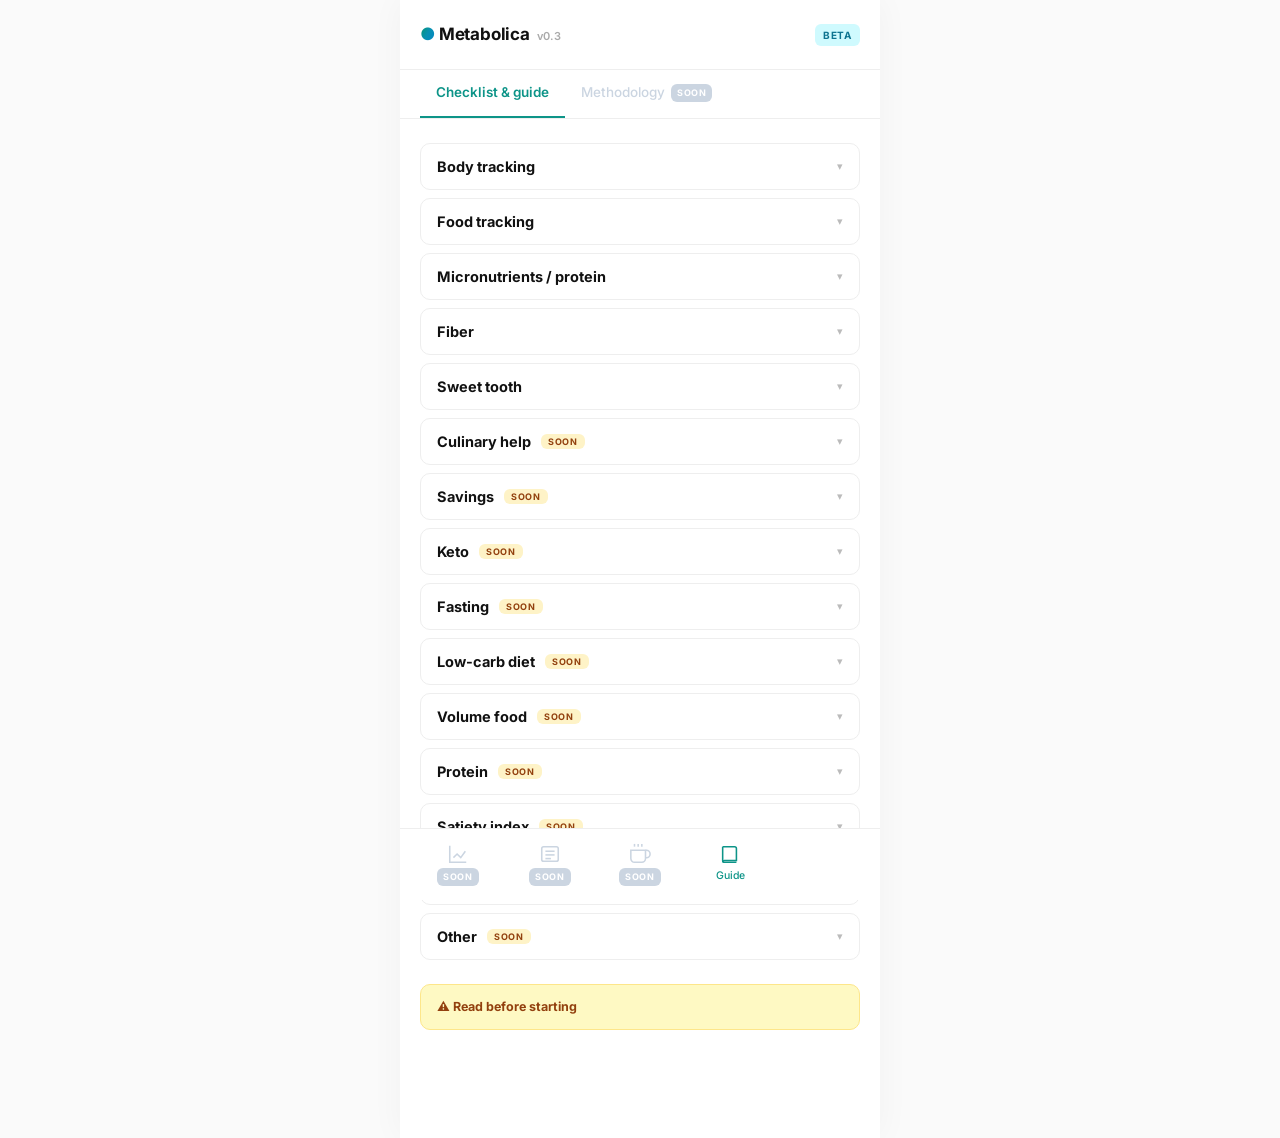
<file: guide.html>
﻿<!DOCTYPE html>
<html lang="en">
<head>
<meta charset="UTF-8">
<meta name="viewport" content="width=device-width, initial-scale=1.0, maximum-scale=1.0">
<title>Metabolica v0.1 — PSMF guide</title>
<meta name="description" content="Protein-sparing modified fast guide and preparation checklist.">
<link href="https://fonts.googleapis.com/css2?family=Inter:wght@400;500;600;700&display=swap" rel="stylesheet">
<style>
  /* ============================================================
     Shared styles — KEEP IN SYNC with index.html if not extracted
     to a shared style.css. Both pages share the same shell so
     they can be merged into one file or kept separate easily.
     ============================================================ */
  * { box-sizing: border-box; margin: 0; padding: 0; }
  html, body {
    background: #fafafa; color: #111;
    font-family: 'Inter', -apple-system, BlinkMacSystemFont, sans-serif;
    font-size: 15px; line-height: 1.6; -webkit-font-smoothing: antialiased;
  }
  body {
    max-width: 480px; margin: 0 auto; min-height: 100vh;
    display: flex; flex-direction: column;
    background: #fff; box-shadow: 0 0 32px rgba(0,0,0,0.04);
    position: relative;
  }
  button, a { font-family: inherit; }
  a { color: inherit; text-decoration: none; }

  /* TOP BAR */
  .topbar {
    display: flex; align-items: center; justify-content: space-between;
    padding: 16px 20px; border-bottom: 1px solid #eee; background: #fff;
    position: sticky; top: 0; z-index: 50;
    min-height: 70px; box-sizing: border-box;
  }
  .brand { font-size: 17px; font-weight: 700; letter-spacing: -0.01em; }
  .brand .version {
    font-size: 11px; font-weight: 600; color: #aaa; letter-spacing: 0; margin-left: 3px;
  }
  .brand .accent {
    background: linear-gradient(120deg, #059669 0%, #0891b2 50%, #0284c7 100%);
    -webkit-background-clip: text; background-clip: text;
    -webkit-text-fill-color: transparent; color: #0891b2;
  }
  .topbar-right { display: flex; align-items: center; gap: 4px; }
  .auth-state {
    font-size: 12px; color: #666; padding: 6px 10px;
    border-radius: 6px; cursor: pointer; transition: background 0.15s;
  }
  .auth-state:hover { background: #f4f4f4; }
  .auth-state.signed-in { color: #0d9488; }

  /* ── TIERS (see index.html for the model) ── */
  .restricted-only { display: none; }
  body.tier-restricted .restricted-only { display: inline-flex; }
  body.tier-restricted .full-only { display: none !important; }
  .beta-btn {
    font-size: 12px; font-weight: 700; letter-spacing: 0.04em;
    color: #0891b2; background: #ecfeff; border: 1px solid #a5f3fc;
    padding: 6px 14px; border-radius: 8px; cursor: pointer;
  }
  .beta-btn:hover { background: #cffafe; }
  .tier-badge {
    font-size: 10px; font-weight: 700; letter-spacing: 0.08em;
    padding: 3px 8px; border-radius: 6px; text-transform: uppercase;
  }
  .tier-badge-alpha { background: #fef3c7; color: #b45309; }
  .tier-badge-beta { background: #cffafe; color: #0e7490; }
  .tier-exit {
    font-size: 12px; font-weight: 600; color: #64748b;
    background: #f1f5f9; border: 1px solid #e2e8f0;
    padding: 6px 12px; border-radius: 8px; cursor: pointer;
  }
  .tier-exit:hover { background: #e2e8f0; }
  body.tier-restricted .nav-locked {
    color: #cbd5e1 !important; pointer-events: none; cursor: default;
  }
  body.tier-restricted .nav-locked span:not(.soon-tag) { display: none; }
  .soon-tag { display: none; }
  body.tier-restricted .nav-locked .soon-tag {
    display: block; font-size: 9px; font-weight: 700; letter-spacing: 0.08em;
    text-transform: uppercase; color: #fff; background: #cbd5e1;
    border-radius: 6px; padding: 2px 6px;
  }
  .beta-gate {
    position: fixed; inset: 0; z-index: 200;
    background: rgba(17,17,17,0.5); display: flex;
    align-items: center; justify-content: center; padding: 24px;
  }
  .beta-gate[hidden] { display: none; }
  .beta-gate-card {
    background: #fff; border-radius: 16px; padding: 24px 22px;
    width: 100%; max-width: 320px; box-shadow: 0 12px 40px rgba(0,0,0,0.25);
  }
  .beta-gate-card h3 { font-size: 18px; font-weight: 700; margin-bottom: 6px; }
  .beta-gate-card p { font-size: 13.5px; color: #666; margin-bottom: 14px; }
  .beta-gate-card input {
    width: 100%; padding: 11px 12px; font-size: 15px;
    border: 1px solid #ddd; border-radius: 10px; margin-bottom: 6px;
  }
  .beta-gate-card input:focus { outline: none; border-color: #0891b2; }
  .beta-error { color: #dc2626 !important; font-size: 12.5px !important; margin: 2px 0 8px !important; }
  .beta-gate-actions { display: flex; gap: 10px; margin-top: 8px; }
  .beta-gate-actions button {
    flex: 1; padding: 11px; font-size: 14px; font-weight: 600;
    border-radius: 10px; cursor: pointer;
  }
  .beta-cancel { background: #f4f4f4; border: 1px solid #e5e5e5; color: #444; }
  .beta-go {
    background: linear-gradient(135deg, #059669 0%, #0891b2 55%, #0284c7 100%);
    border: none; color: #fff;
  }
  .icon-btn {
    background: none; border: none; cursor: pointer;
    width: 38px; height: 38px;
    display: inline-flex; align-items: center; justify-content: center;
    border-radius: 8px; color: #555;
    transition: background 0.15s, color 0.15s;
  }
  .icon-btn:hover { background: #f4f4f4; color: #111; }
  .icon-btn svg { width: 20px; height: 20px; stroke-width: 1.8; }

  /* SUB-TABS (Guide / Methodology) */
  .sub-tabs {
    display: flex; padding: 0 20px;
    background: #fff; border-bottom: 1px solid #eee;
    position: sticky; top: 65px; z-index: 49;
  }
  .sub-tab {
    padding: 12px 16px; font-size: 13.5px; font-weight: 500;
    color: #888; border-bottom: 2px solid transparent;
    cursor: pointer; transition: color 0.15s, border-color 0.15s;
    text-decoration: none;
  }
  .sub-tab:hover { color: #555; }
  .sub-tab.active {
    color: #0d9488; border-bottom-color: #0d9488; font-weight: 600;
  }

  /* CONTENT */
  .content { flex: 1; padding-bottom: 96px; }
  .view { padding: 24px 20px 12px; }
  .view h2 {
    font-size: 13px; font-weight: 600; letter-spacing: 0.08em;
    text-transform: uppercase; color: #888; margin-bottom: 14px;
  }

  /* GUIDE */
  .guide-intro {
    padding: 16px; background: #f0fdfa; border: 1px solid #99f6e4;
    border-radius: 10px; margin-bottom: 22px;
    font-size: 13.5px; color: #115e59; line-height: 1.65;
  }

  /* CHECKLIST */
  .checklist {
    background: #fff; border: 1px solid #eee; border-radius: 10px;
    padding: 18px 16px; margin-bottom: 24px;
  }
  .checklist-header {
    margin-bottom: 14px; display: flex; align-items: baseline;
    justify-content: space-between; gap: 12px;
  }
  .checklist-header h3 {
    font-size: 14.5px; font-weight: 700; color: #111;
  }
  .checklist-count {
    font-size: 11.5px; font-weight: 600; color: #0d9488;
  }
  .checklist-group {
    margin-bottom: 14px; padding-bottom: 14px; border-bottom: 1px solid #f4f4f4;
  }
  .checklist-group:last-child { margin-bottom: 0; padding-bottom: 0; border-bottom: none; }
  .checklist-group h4 {
    font-size: 10.5px; letter-spacing: 0.1em; text-transform: uppercase;
    color: #0f766e; font-weight: 700; margin-bottom: 6px;
  }
  .checklist-item {
    display: flex; align-items: flex-start; gap: 12px;
    padding: 9px 4px; cursor: pointer;
    border-radius: 6px; transition: background 0.12s;
  }
  .checklist-item:hover { background: #fafafa; }
  .checklist-item input {
    margin-top: 4px; width: 16px; height: 16px;
    accent-color: #0d9488; flex-shrink: 0; cursor: pointer;
  }
  .checklist-item .item-body { flex: 1; min-width: 0; }
  .checklist-item .item-title {
    font-size: 14px; font-weight: 600; color: #111;
    display: block; margin-bottom: 1px; line-height: 1.4;
  }
  /* Note is collapsed by default; clicking the row reveals it. */
  .checklist-item .item-note {
    font-size: 12.5px; color: #666; line-height: 1.5;
    display: block; max-height: 0; overflow: hidden; opacity: 0;
    transition: max-height 0.25s ease, opacity 0.2s ease, margin-top 0.2s ease;
  }
  .checklist-item.expanded .item-note {
    max-height: 320px; opacity: 1; margin-top: 4px;
  }
  /* Chevron — points down when collapsed, flips up when expanded. */
  .checklist-item .item-chevron {
    flex-shrink: 0; margin-top: 5px; color: #bbb;
    transition: transform 0.2s ease, color 0.12s;
  }
  .checklist-item .item-chevron svg { display: block; width: 14px; height: 14px; }
  .checklist-item:hover .item-chevron { color: #888; }
  .checklist-item.expanded .item-chevron { transform: rotate(180deg); }
  .checklist-item input:checked ~ .item-body .item-title {
    text-decoration: line-through; color: #888; font-weight: 500;
  }
  .checklist-item input:checked ~ .item-body .item-note { color: #aaa; }

  /* CATEGORY ACCORDION — the guide's main topics, collapsed by default. */
  .cat-list { margin-bottom: 24px; }
  .cat {
    border: 1px solid #eee; border-radius: 10px; background: #fff;
    margin-bottom: 8px; overflow: hidden;
  }
  .cat-head {
    width: 100%; display: flex; align-items: center; gap: 10px;
    padding: 14px 16px; background: none; border: none; cursor: pointer; text-align: left;
  }
  .cat-head .cat-title { font-size: 14.5px; font-weight: 700; color: #111; }
  .cat-head .cat-chev { margin-left: auto; color: #bbb; font-size: 11px; transition: transform 0.2s; }
  .cat.open .cat-head .cat-chev { transform: rotate(180deg); }
  .cat-soon {
    font-size: 9px; font-weight: 700; letter-spacing: 0.07em; text-transform: uppercase;
    color: #92400e; background: #fef3c7; border-radius: 6px; padding: 2px 7px;
  }
  .cat-body { display: none; padding: 0 16px 16px; }
  .cat.open .cat-body { display: block; }
  .cat-desc { font-size: 13px; color: #555; line-height: 1.6; }
  .cat-stub { margin-top: 8px; font-size: 12.5px; color: #9ca3af; font-style: italic; }
  .cat-ref { margin-top: 8px; font-size: 12.5px; color: #0f766e; }

  .disclaimer-drop { margin-top: 22px; }
  .disclaimer-drop summary {
    cursor: pointer; list-style: none; font-size: 12.5px; font-weight: 700;
    color: #92400e; background: #fef9c3; border: 1px solid #fde68a;
    border-radius: 10px; padding: 12px 16px;
  }
  .disclaimer-drop summary::-webkit-details-marker { display: none; }
  .disclaimer-drop[open] summary { border-radius: 10px 10px 0 0; border-bottom: none; }
  .disclaimer {
    padding: 14px 16px;
    background: #fef9c3; border: 1px solid #fde68a; border-radius: 10px;
    font-size: 12.5px; color: #713f12; line-height: 1.55;
  }
  .disclaimer-drop .disclaimer { margin-top: 0; border-radius: 0 0 10px 10px; }
  .disclaimer strong { color: #422006; }

  /* BOTTOM NAV */
  .bottom-nav {
    position: fixed; bottom: 0; left: 0; right: 0;
    max-width: 480px; margin: 0 auto; background: #fff;
    border-top: 1px solid #eee; padding: 6px 14px 10px;
    display: grid; grid-template-columns: 1fr 1fr 84px 1fr 1fr;
    gap: 4px; align-items: center; z-index: 100;
  }
  .nav-btn {
    background: none; border: none; cursor: pointer;
    display: flex; flex-direction: column; align-items: center;
    justify-content: center; gap: 3px;
    padding: 8px 0 4px; color: #999; font-size: 10.5px; font-weight: 500;
    transition: color 0.15s;
  }
  .nav-btn svg { width: 22px; height: 22px; stroke-width: 1.7; }
  .nav-btn.active { color: #0d9488; }
  .nav-btn:hover { color: #555; }
  .nav-btn.active:hover { color: #0d9488; }
  .add-btn-wrap { display: flex; justify-content: center; }
  .add-btn {
    background: #0d9488; color: #fff; border: none;
    width: 60px; height: 60px; border-radius: 50%; cursor: pointer;
    display: flex; align-items: center; justify-content: center;
    margin-top: -30px; box-shadow: 0 6px 18px rgba(13, 148, 136, 0.35);
    transition: background 0.15s, transform 0.15s, box-shadow 0.15s;
    text-decoration: none;
  }
  .add-btn:hover {
    background: #0f766e; transform: scale(1.05);
    box-shadow: 0 8px 22px rgba(13, 148, 136, 0.45);
  }
  .add-btn:active { transform: scale(0.98); }
  .add-btn svg { width: 28px; height: 28px; stroke: #fff; stroke-width: 2.6; }
</style>
<link rel="stylesheet" href="shell.css">
<script src="shell.js"></script>
</head>
<body>

<!-- ═══════════════════════════════════════════════ -->
<!-- TOP BAR  (tier badge + Unlock/Exit injected by shell.js) -->
<!-- ═══════════════════════════════════════════════ -->

<header class="topbar">
  <div class="brand"><span class="accent">●</span> Metabolica <span class="version">v0.3</span></div>
  <div class="topbar-right">
    <span id="auth-state" class="auth-state full-only">Sign in</span>
  </div>
</header>

<div class="sub-tabs">
  <a class="sub-tab active" href="guide.html">Checklist & guide</a>
  <a class="sub-tab sub-tab-method" href="methodology.html">Methodology</a>
</div>


<!-- ═══════════════════════════════════════════════ -->
<!-- MAIN CONTENT -->
<!-- ═══════════════════════════════════════════════ -->

<main class="content">
  <section class="view">
    <div class="cat-list" id="cat-list">

      <div class="cat">
        <button class="cat-head" type="button"><span class="cat-title">Body tracking</span><span class="cat-chev">▾</span></button>
        <div class="cat-body">
          <div class="checklist-item">
            <input type="checkbox" data-key="scale-body">
            <div class="item-body">
              <span class="item-title">Bathroom scale</span>
              <span class="item-note">Same scale, same spot, same time each morning. Daily weigh-ins feed the chart in this app.</span>
            </div>
          </div>
          <div class="checklist-item">
            <input type="checkbox" data-key="weight-app">
            <div class="item-body">
              <span class="item-title">Weight-tracking app</span>
              <span class="item-note">Libra Weight Manager (Android) is the established choice. Or use the Metabolica tracker on this site if it works well for you.</span>
            </div>
          </div>
          <div class="checklist-item">
            <input type="checkbox" data-key="cal-clothes">
            <div class="item-body">
              <span class="item-title">Weigh your clothes</span>
              <span class="item-note">Weigh one heavier outfit and one lighter outfit on the kitchen scale. You weigh daily — you will not always strip down — so you need a good guess for the "with clothes" offset. Write the numbers somewhere you will find later.</span>
            </div>
          </div>
          <div class="checklist-item">
            <input type="checkbox" data-key="cal-toilet">
            <div class="item-body">
              <span class="item-title">Measure the toilet delta</span>
              <span class="item-note">One morning: step on the scale, use the toilet, step on again. The difference is your typical morning toilet delta. Knowing it makes the daily weigh-in less noisy.</span>
            </div>
          </div>
          <div class="checklist-item">
            <input type="checkbox" data-key="cal-fluctuation">
            <div class="item-body">
              <span class="item-title">Measure the natural daily fluctuation</span>
              <span class="item-note">Weigh in the morning, then again 2–3 hours later without eating or drinking. Roughly 100 g/hour decrease is normal (sweat, breath). Once you know your fluctuation range, you stop misreading noise as a trend.</span>
            </div>
          </div>
        </div>
      </div>

      <div class="cat">
        <button class="cat-head" type="button"><span class="cat-title">Food tracking</span><span class="cat-chev">▾</span></button>
        <div class="cat-body">
          <div class="checklist-item">
            <input type="checkbox" data-key="scale-kitchen">
            <div class="item-body">
              <span class="item-title">Small kitchen scale</span>
              <span class="item-note">For weighing protein portions. "1.5 g/kg of bodyweight" needs grams, not guesses.</span>
            </div>
          </div>
          <div class="checklist-item">
            <input type="checkbox" data-key="ai-assistant">
            <div class="item-body">
              <span class="item-title">Fast-access AI assistant on phone</span>
              <span class="item-note">For scanning food labels and asking "how much protein in this cut?" in the store. Friction here causes decision fatigue, and decision fatigue is how the plan fails. Make the AI one tap away.</span>
            </div>
          </div>
          <div class="checklist-item">
            <input type="checkbox" data-key="measuring-tools">
            <div class="item-body">
              <span class="item-title">Measuring cups & spoons</span>
              <span class="item-note">For electrolyte doses and water targets.</span>
            </div>
          </div>
        </div>
      </div>

      <div class="cat">
        <button class="cat-head" type="button"><span class="cat-title">Micronutrients / protein</span><span class="cat-chev">▾</span></button>
        <div class="cat-body">
          <div class="checklist-item">
            <input type="checkbox" data-key="salt">
            <div class="item-body">
              <span class="item-title">Plain salt (sodium)</span>
              <span class="item-note">3–5 g of sodium per day. Plain table or sea salt is fine.</span>
            </div>
          </div>
          <div class="checklist-item">
            <input type="checkbox" data-key="potassium">
            <div class="item-body">
              <span class="item-title">Potassium chloride ("lite salt")</span>
              <span class="item-note">For 1–3 g potassium per day. Buy ahead — kidneys flush it hard on low-carb.</span>
            </div>
          </div>
          <div class="checklist-item">
            <input type="checkbox" data-key="magnesium">
            <div class="item-body">
              <span class="item-title">Magnesium glycinate or citrate</span>
              <span class="item-note">300–400 mg, with dinner. Avoid oxide — it absorbs poorly.</span>
            </div>
          </div>
          <div class="checklist-item">
            <input type="checkbox" data-key="protein-week1">
            <div class="item-body">
              <span class="item-title">Lean protein for week 1</span>
              <span class="item-note">Chicken breast, white fish, eggs, low-fat dairy, plus leafy greens. Remove the snacks that will tempt you on day 4.</span>
            </div>
          </div>
        </div>
      </div>

      <div class="cat">
        <button class="cat-head" type="button"><span class="cat-title">Fiber</span><span class="cat-chev">▾</span></button>
        <div class="cat-body">
          <div class="checklist-item">
            <input type="checkbox" data-key="chia">
            <div class="item-body">
              <span class="item-title">Chia pack (≈100 g) to carry</span>
              <span class="item-note">Pocket emergency food. Adds a small protein/fibre buffer if you are away from your kitchen and need to hold off a bad decision.</span>
            </div>
          </div>
        </div>
      </div>

      <div class="cat">
        <button class="cat-head" type="button"><span class="cat-title">Sweet tooth</span><span class="cat-chev">▾</span></button>
        <div class="cat-body">
          <div class="checklist-item">
            <input type="checkbox" data-key="sweetener">
            <div class="item-body">
              <span class="item-title">Sweetener — <strong>stevia drops preferred</strong></span>
              <span class="item-note">Pick something you tolerate on an empty stomach. Pure stevia drops are the safest. Stevia + erythritol blends often work but are more dubious — some people get GI issues on an empty stomach. Avoid xylitol-style polyols when fasting — intolerance gets worse without food to buffer it.</span>
            </div>
          </div>
        </div>
      </div>

      <div class="cat">
        <button class="cat-head" type="button"><span class="cat-title">Culinary help</span><span class="cat-soon">soon</span><span class="cat-chev">▾</span></button>
        <div class="cat-body">
          <p class="cat-stub">Detailed notes coming soon.</p>
        </div>
      </div>

      <div class="cat">
        <button class="cat-head" type="button"><span class="cat-title">Savings</span><span class="cat-soon">soon</span><span class="cat-chev">▾</span></button>
        <div class="cat-body">
          <p class="cat-stub">Detailed notes coming soon.</p>
        </div>
      </div>

      <div class="cat">
        <button class="cat-head" type="button"><span class="cat-title">Keto</span><span class="cat-soon">soon</span><span class="cat-chev">▾</span></button>
        <div class="cat-body">
          <p class="cat-stub">Detailed notes coming soon.</p>
        </div>
      </div>

      <div class="cat">
        <button class="cat-head" type="button"><span class="cat-title">Fasting</span><span class="cat-soon">soon</span><span class="cat-chev">▾</span></button>
        <div class="cat-body">
          <p class="cat-stub">Detailed notes coming soon.</p>
        </div>
      </div>

      <div class="cat">
        <button class="cat-head" type="button"><span class="cat-title">Low-carb diet</span><span class="cat-soon">soon</span><span class="cat-chev">▾</span></button>
        <div class="cat-body">
          <p class="cat-stub">Detailed notes coming soon.</p>
        </div>
      </div>

      <div class="cat">
        <button class="cat-head" type="button"><span class="cat-title">Volume food</span><span class="cat-soon">soon</span><span class="cat-chev">▾</span></button>
        <div class="cat-body">
          <p class="cat-stub">Detailed notes coming soon.</p>
        </div>
      </div>

      <div class="cat">
        <button class="cat-head" type="button"><span class="cat-title">Protein</span><span class="cat-soon">soon</span><span class="cat-chev">▾</span></button>
        <div class="cat-body">
          <p class="cat-stub">Detailed notes coming soon.</p>
        </div>
      </div>

      <div class="cat">
        <button class="cat-head" type="button"><span class="cat-title">Satiety index</span><span class="cat-soon">soon</span><span class="cat-chev">▾</span></button>
        <div class="cat-body">
          <p class="cat-stub">Detailed notes coming soon.</p>
        </div>
      </div>

      <div class="cat">
        <button class="cat-head" type="button"><span class="cat-title">GI index</span><span class="cat-soon">soon</span><span class="cat-chev">▾</span></button>
        <div class="cat-body">
          <p class="cat-stub">Detailed notes coming soon.</p>
        </div>
      </div>

      <div class="cat">
        <button class="cat-head" type="button"><span class="cat-title">Other</span><span class="cat-soon">soon</span><span class="cat-chev">▾</span></button>
        <div class="cat-body">
          <p class="cat-stub">Detailed notes coming soon.</p>
        </div>
      </div>
    </div>

    <details class="disclaimer-drop">
      <summary>⚠ Read before starting</summary>
      <div class="disclaimer">
        A protein-sparing modified fast is a real medical intervention. Talk to a doctor before starting, especially if you take medication, are pregnant, are under 18, or have any kidney, liver, heart, or eating-disorder history. This app is a tracker and a working guide, not medical advice.
      </div>
    </details>
  </section>
</main>


<!-- Bottom nav + beta gate are rendered by shell.js (single source). -->
<nav class="bottom-nav" data-page="guide"></nav>


<!-- ═══════════════════════════════════════════════ -->
<!-- SCRIPT -->
<!-- ═══════════════════════════════════════════════ -->

<script>
/* ============================================================
   Trim — guide page

   Modules:
   - Store : same shared persistence layer as index.html.
   - UI    : checklist + auth-state badge for this page only.

   To plug in a real backend, swap Store's implementation in BOTH
   files (or extract to a shared app.js). The checklist key naming
   matches the data-key attributes on each <input> so the storage
   format stays simple.
   ============================================================ */

// Same roster the tracker (index.html) uses, so the header here reflects the
// exact same picked user — not a separate sign-in. Keep in sync with index.html.
const USERS = [
  { id: 'adomas',  name: 'Adomas',  role: 'user'  },
  { id: 'andrius', name: 'Andrius', role: 'user'  },
  { id: 'mantas',  name: 'Mantas',  role: 'user'  },
  { id: 'simona',  name: 'Simona',  role: 'user'  },
  { id: 'admin',   name: 'Admin',   role: 'admin' },
];
const USER_BY_ID = Object.fromEntries(USERS.map(u => [u.id, u]));

const Store = (() => {
  const K = {
    ACTIVE: 'trim.activeUser.v1',   // shared with the tracker
    CHECKLIST: 'trim.checklist.v1',
  };
  const read = (key, fallback) => {
    try {
      const v = JSON.parse(localStorage.getItem(key));
      return v === null ? fallback : v;
    } catch { return fallback; }
  };
  const write = (key, value) => localStorage.setItem(key, JSON.stringify(value));

  return {
    getActiveUser() {
      try {
        const id = localStorage.getItem(K.ACTIVE);
        return id ? (USER_BY_ID[id] || null) : null;
      } catch { return null; }
    },
    getChecklist() { return read(K.CHECKLIST, {}); },
    setChecklistItem(key, checked) {
      const c = this.getChecklist();
      if (checked) c[key] = true;
      else delete c[key];
      write(K.CHECKLIST, c);
    },
  };
})();

const UI = (() => {
  const $ = sel => document.querySelector(sel);
  const $$ = sel => document.querySelectorAll(sel);
  // Tier state, top-bar controls, bottom nav, and the beta gate are owned by
  // shell.js now (shared across pages) — nothing tier-related lives here.

  function renderAuthState() {
    const el = $('#auth-state');
    const u = Store.getActiveUser();
    if (u) {
      el.textContent = u.name;
      el.classList.add('signed-in');
    } else {
      el.textContent = 'Pick user';
      el.classList.remove('signed-in');
    }
  }

  function renderChecklistCount() {
    const el = $('#checklist-count');
    if (!el) return;
    const total = $$('.checklist-item input[type="checkbox"]').length;
    const checked = $$('.checklist-item input[type="checkbox"]:checked').length;
    el.textContent = `${checked} / ${total}`;
  }

  function initChecklist() {
    const state = Store.getChecklist();
    $$('.checklist-item input[type="checkbox"]').forEach(input => {
      const key = input.dataset.key;
      input.checked = !!state[key];
      input.addEventListener('change', () => {
        Store.setChecklistItem(key, input.checked);
        renderChecklistCount();
      });
    });
    renderChecklistCount();
  }

  // Each item starts collapsed; clicking the row (anywhere but the checkbox)
  // toggles its note open. The checkbox stays dedicated to ticking progress.
  function initExpandable() {
    $$('.checklist-item').forEach(item => {
      const chev = document.createElement('span');
      chev.className = 'item-chevron';
      chev.setAttribute('aria-hidden', 'true');
      chev.innerHTML = '<svg viewBox="0 0 24 24" fill="none" stroke="currentColor" stroke-width="2.2" stroke-linecap="round" stroke-linejoin="round"><path d="M6 9l6 6 6-6"/></svg>';
      item.appendChild(chev);
      item.addEventListener('click', e => {
        if (e.target.closest('input[type="checkbox"]')) return;
        item.classList.toggle('expanded');
      });
    });
  }

  // Category accordion — click a header to expand/collapse its topic.
  function initCategories() {
    $$('.cat-head').forEach(head => {
      head.addEventListener('click', () => head.closest('.cat').classList.toggle('open'));
    });
  }

  function init() {
    renderAuthState();
    initChecklist();
    initExpandable();
    initCategories();

    // Tapping the auth label routes back to the tracker, where
    // the sign-in modal lives.
    $('#auth-state').addEventListener('click', () => {
      window.location.href = 'index.html';
    });
  }

  return { init };
})();

document.addEventListener('DOMContentLoaded', UI.init);
</script>

</body>
</html>
</file>
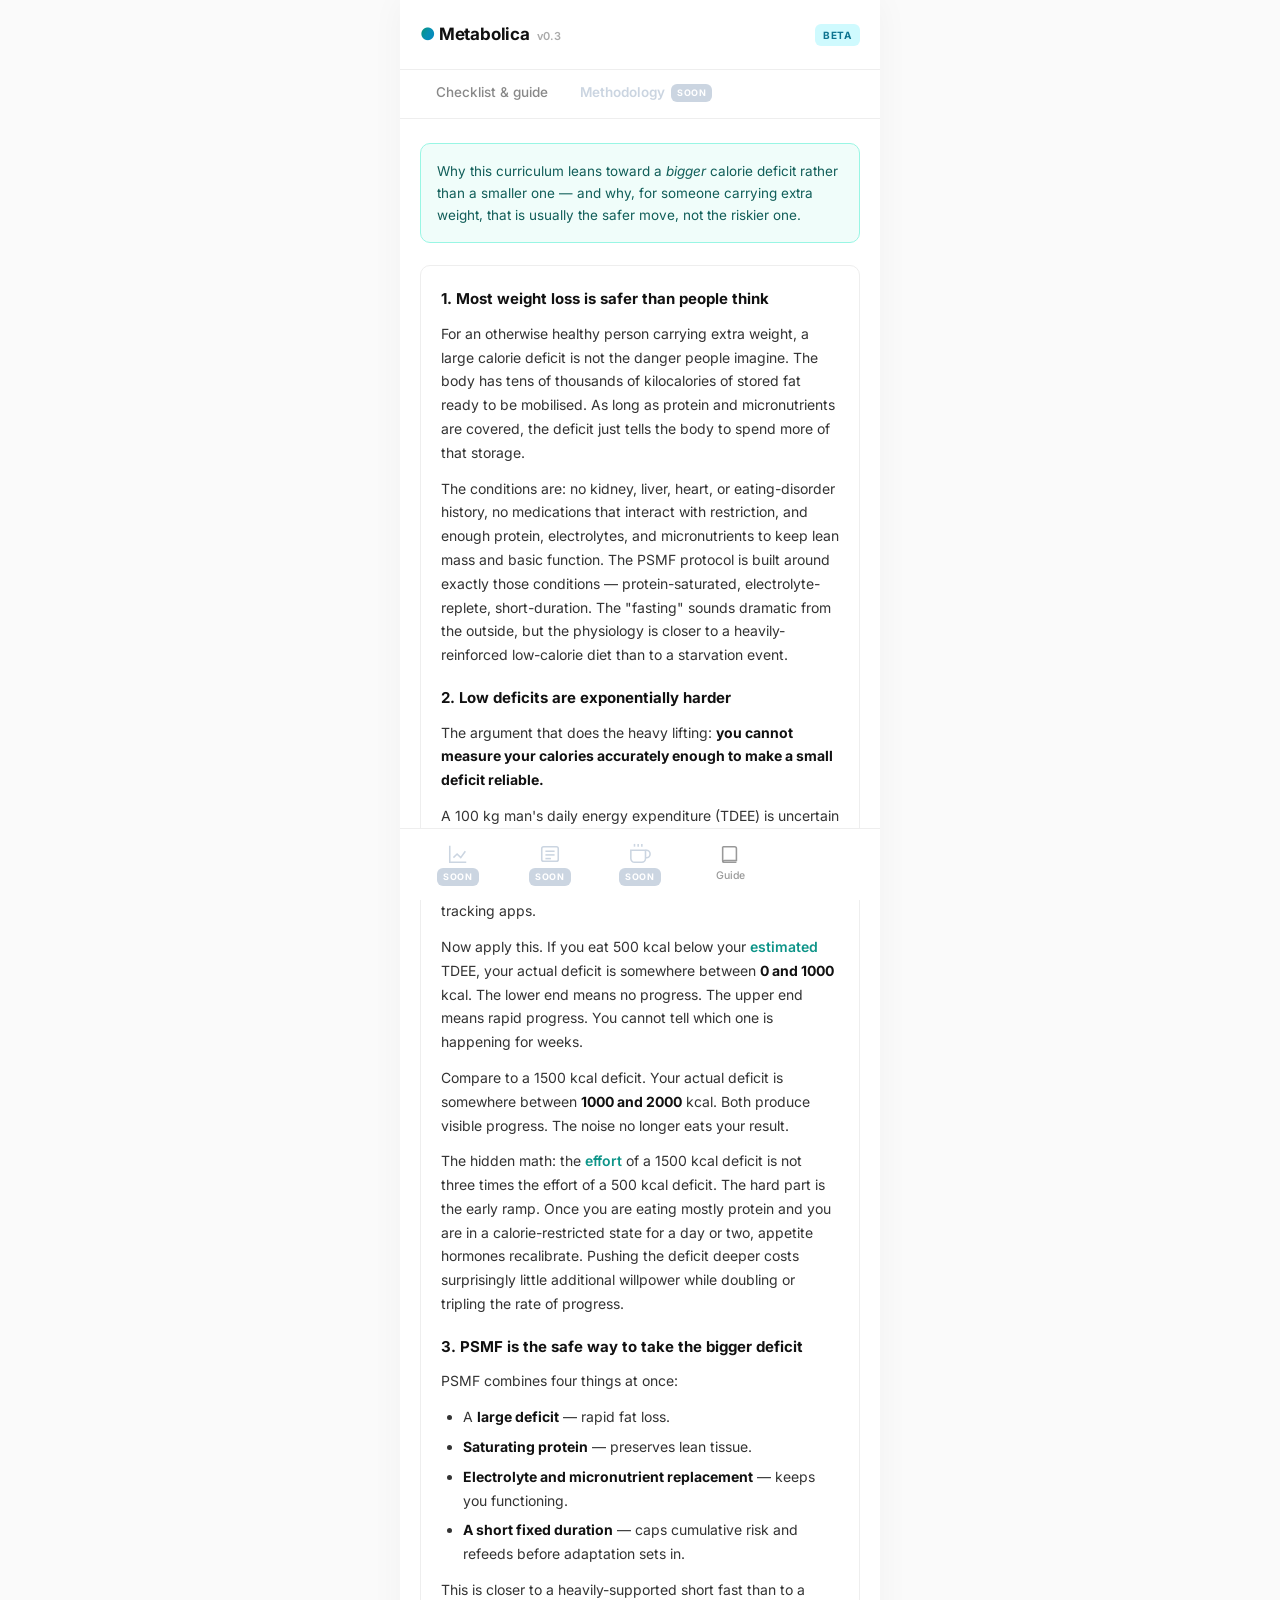
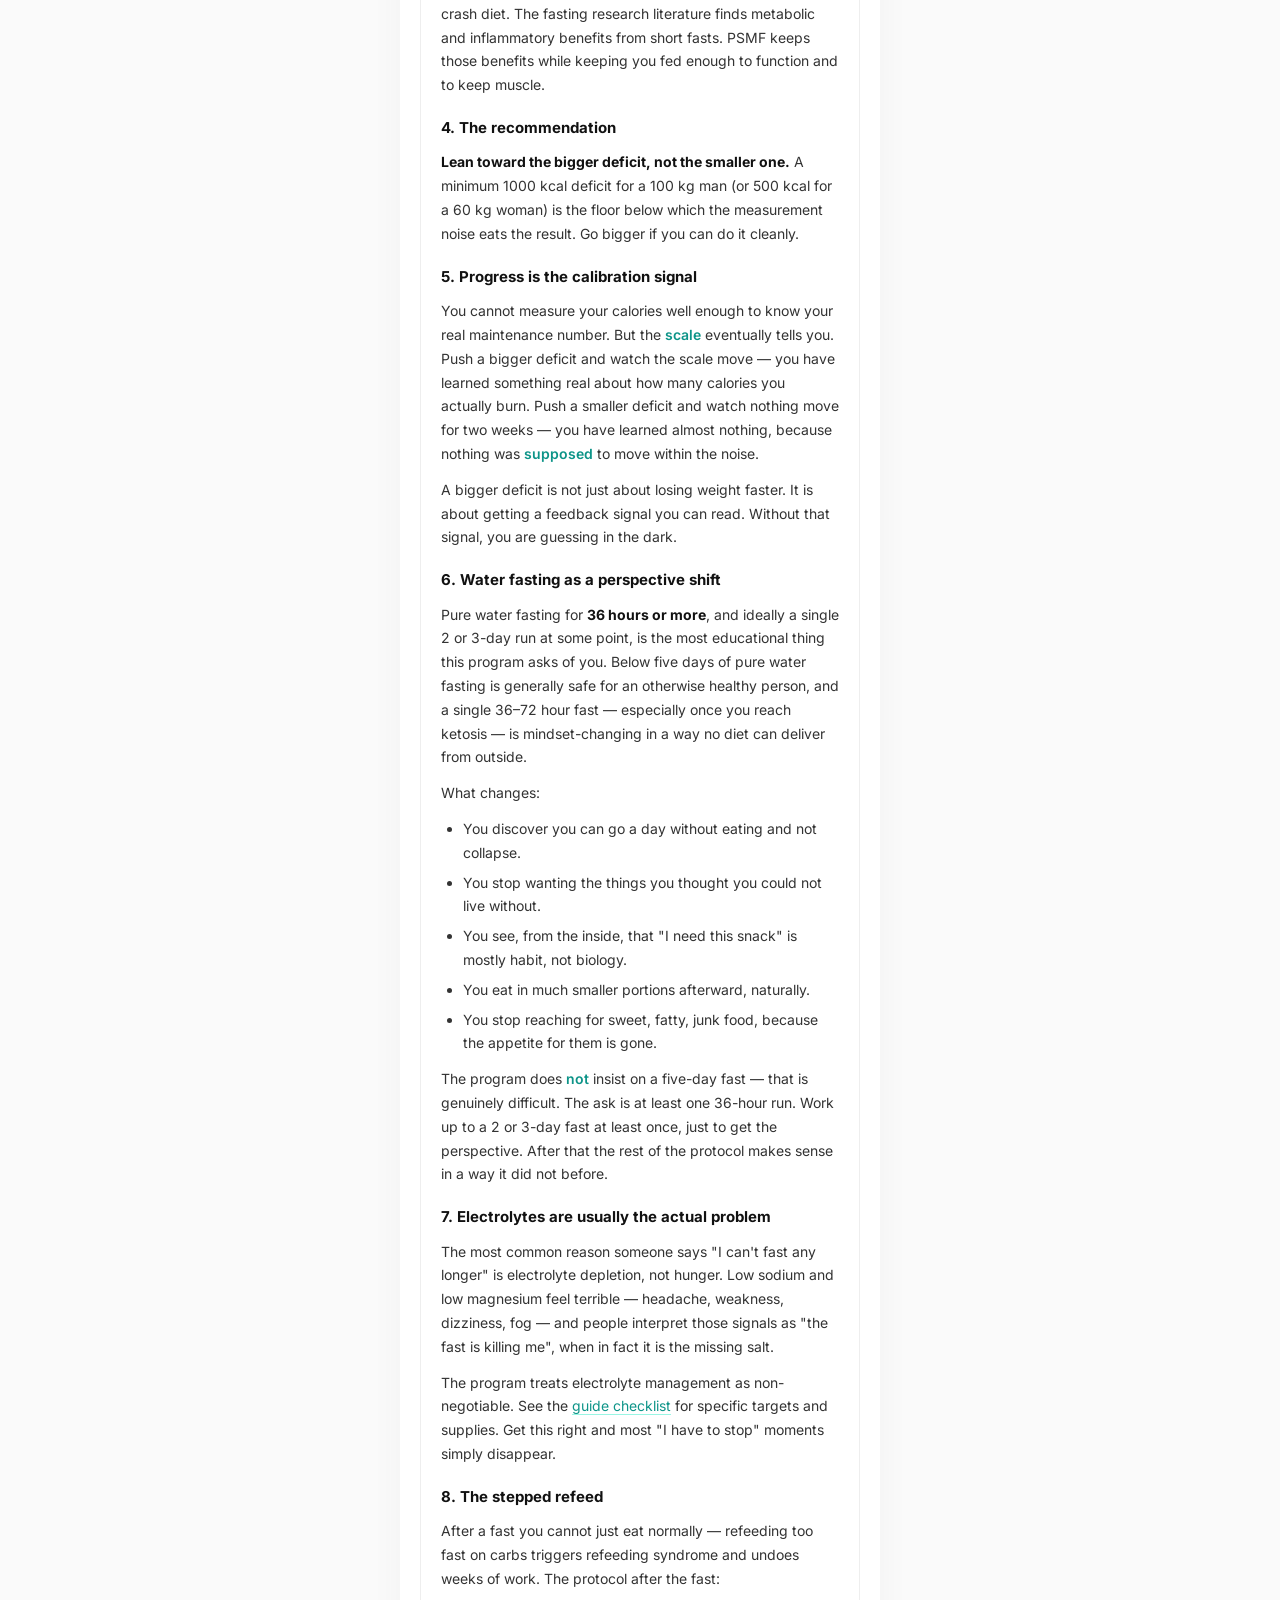
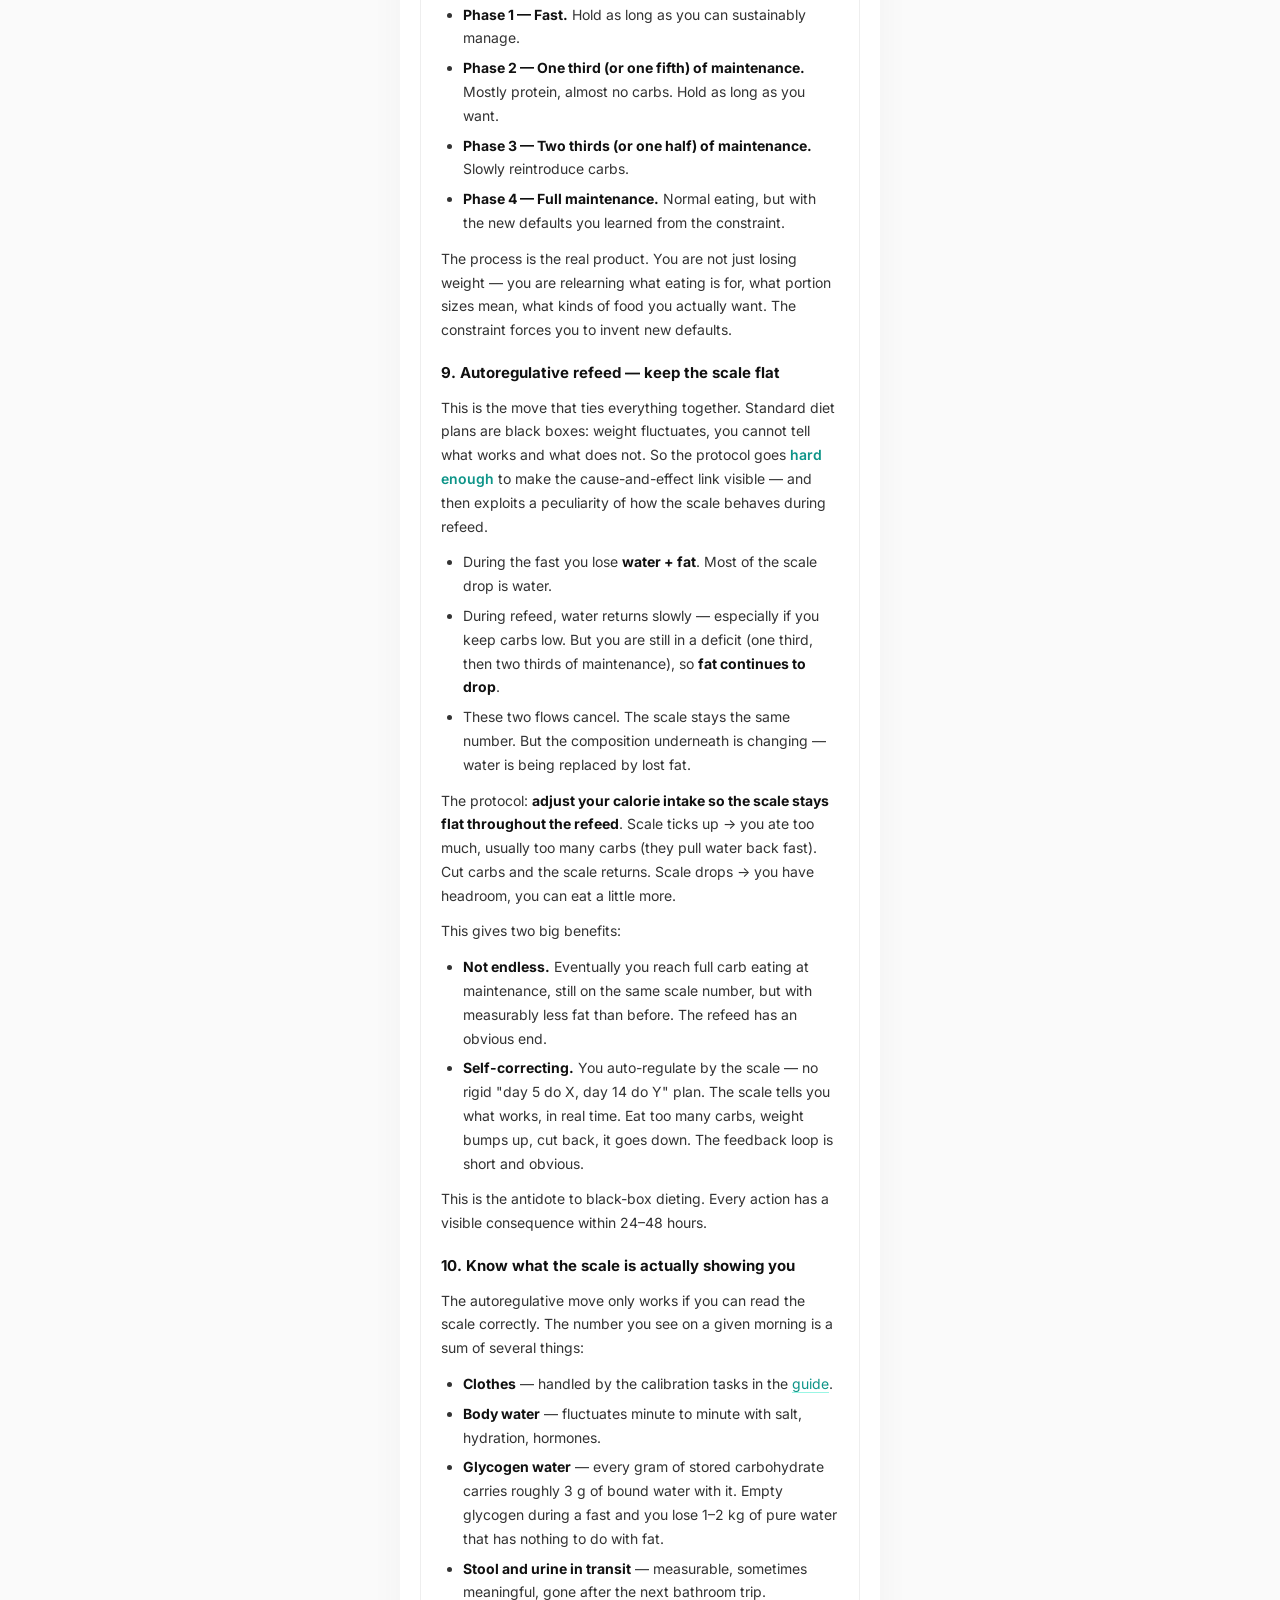
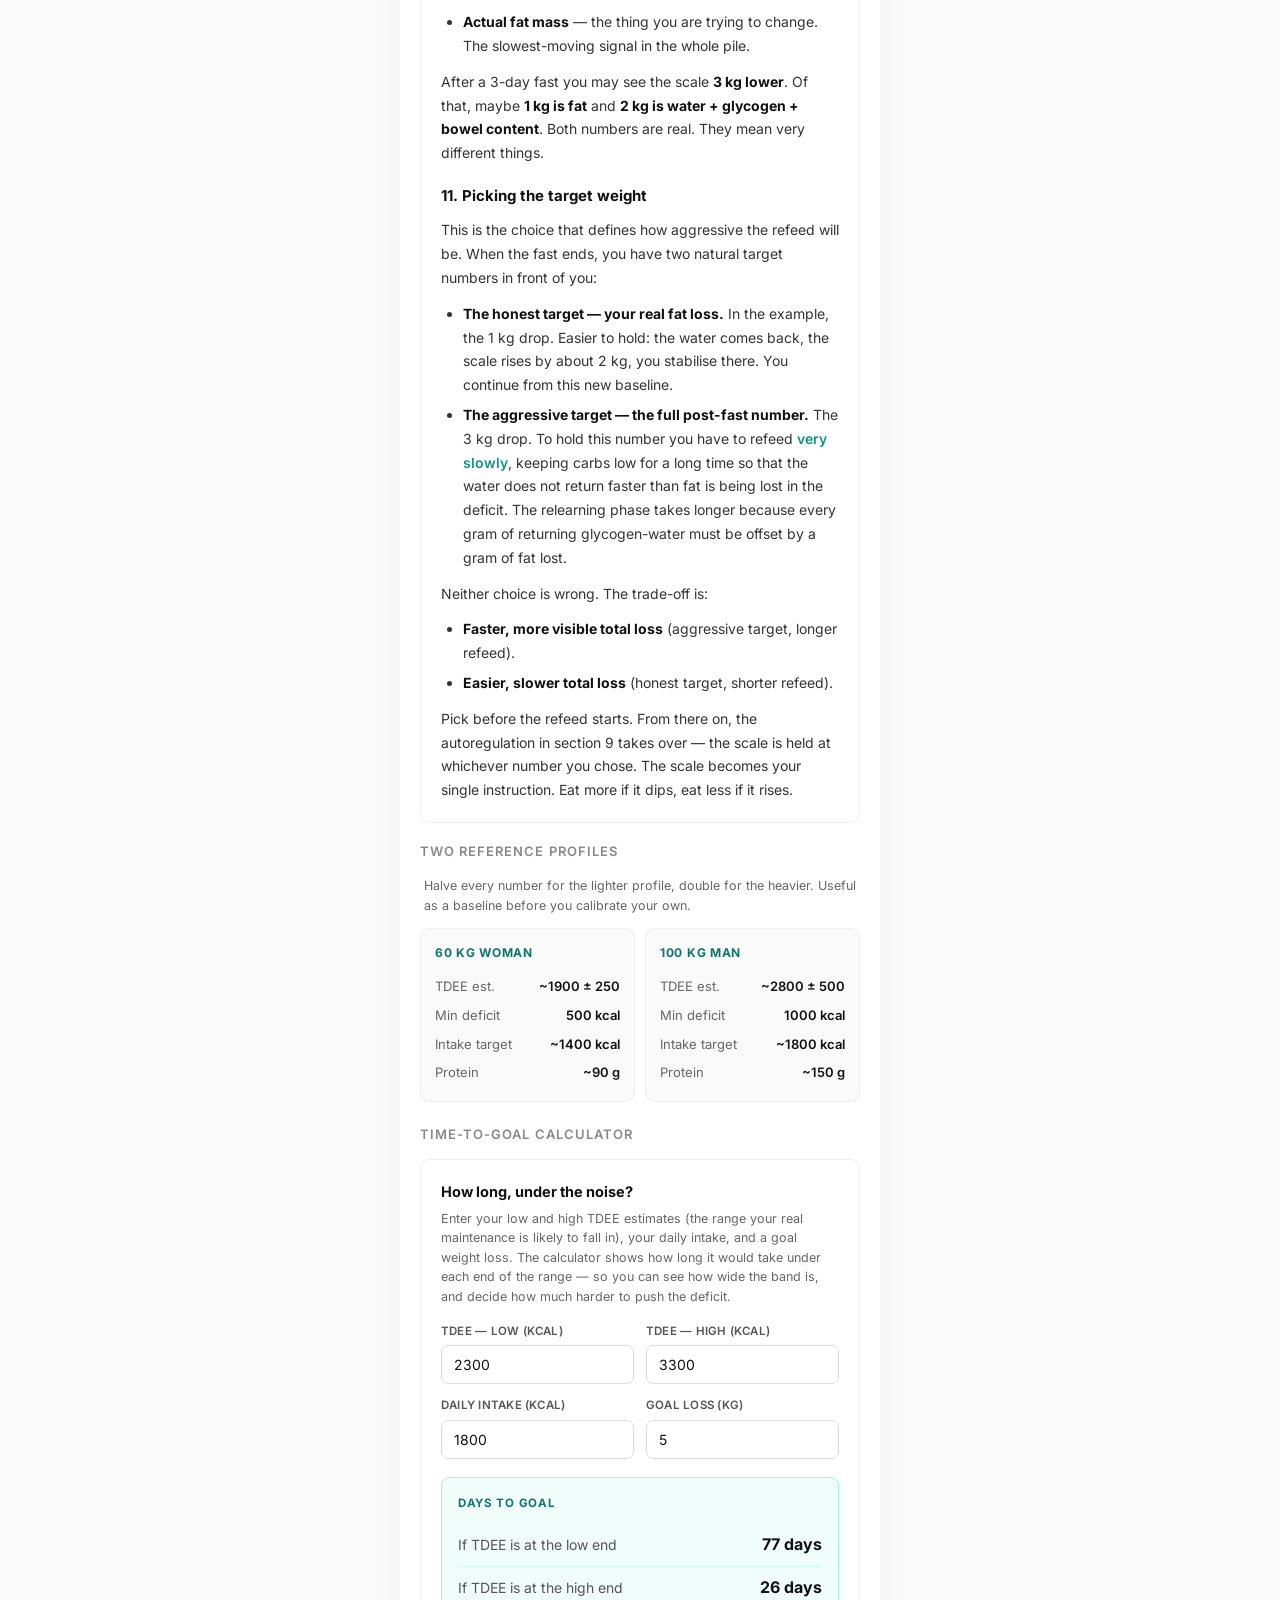
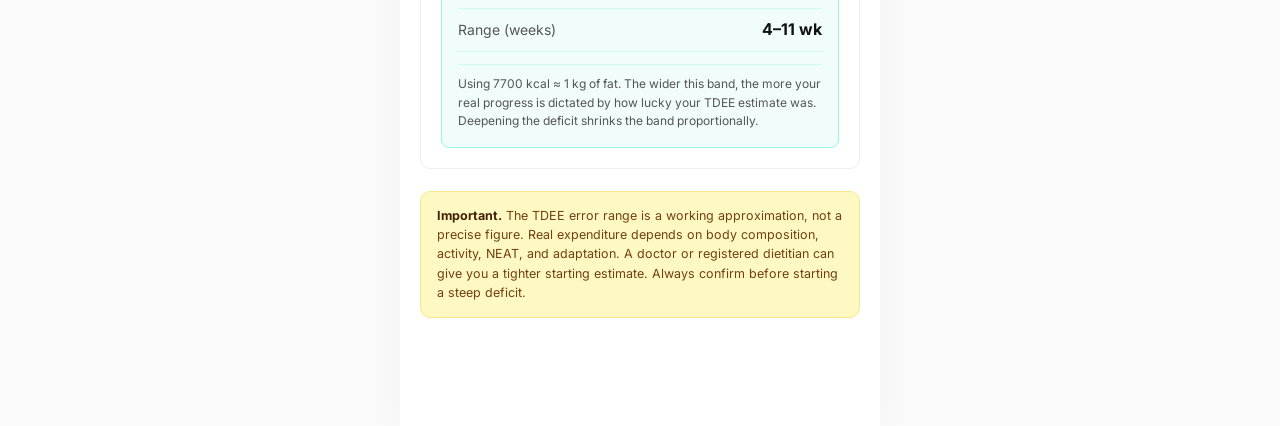
<file: methodology.html>
﻿<!DOCTYPE html>
<html lang="en">
<head>
<meta charset="UTF-8">
<meta name="viewport" content="width=device-width, initial-scale=1.0, maximum-scale=1.0">
<title>Metabolica v0.1 — methodology</title>
<meta name="description" content="Why lean toward a bigger calorie deficit, with a TDEE-uncertainty calculator.">
<link href="https://fonts.googleapis.com/css2?family=Inter:wght@400;500;600;700&display=swap" rel="stylesheet">
<style>
  /* ============================================================
     Shared shell — keep in sync with index.html and guide.html.
     ============================================================ */
  * { box-sizing: border-box; margin: 0; padding: 0; }
  html, body {
    background: #fafafa; color: #111;
    font-family: 'Inter', -apple-system, BlinkMacSystemFont, sans-serif;
    font-size: 15px; line-height: 1.6; -webkit-font-smoothing: antialiased;
  }
  body {
    max-width: 480px; margin: 0 auto; min-height: 100vh;
    display: flex; flex-direction: column;
    background: #fff; box-shadow: 0 0 32px rgba(0,0,0,0.04);
    position: relative;
  }
  button, a { font-family: inherit; }
  a { color: inherit; text-decoration: none; }

  /* TOP BAR */
  .topbar {
    display: flex; align-items: center; justify-content: space-between;
    padding: 16px 20px; border-bottom: 1px solid #eee; background: #fff;
    position: sticky; top: 0; z-index: 50;
    min-height: 70px; box-sizing: border-box;
  }
  .brand { font-size: 17px; font-weight: 700; letter-spacing: -0.01em; }
  .brand .version {
    font-size: 11px; font-weight: 600; color: #aaa; letter-spacing: 0; margin-left: 3px;
  }
  .brand .accent {
    background: linear-gradient(120deg, #059669 0%, #0891b2 50%, #0284c7 100%);
    -webkit-background-clip: text; background-clip: text;
    -webkit-text-fill-color: transparent; color: #0891b2;
  }
  .topbar-right { display: flex; align-items: center; gap: 4px; }
  .auth-state {
    font-size: 12px; color: #666; padding: 6px 10px;
    border-radius: 6px; cursor: pointer; transition: background 0.15s;
  }
  .auth-state:hover { background: #f4f4f4; }
  .auth-state.signed-in { color: #0d9488; }

  /* SUB-TABS (Guide / Methodology) */
  .sub-tabs {
    display: flex; padding: 0 20px;
    background: #fff; border-bottom: 1px solid #eee;
    position: sticky; top: 65px; z-index: 49;
  }
  .sub-tab {
    padding: 12px 16px; font-size: 13.5px; font-weight: 500;
    color: #888; border-bottom: 2px solid transparent;
    cursor: pointer; transition: color 0.15s, border-color 0.15s;
    text-decoration: none;
  }
  .sub-tab:hover { color: #555; }
  .sub-tab.active {
    color: #0d9488; border-bottom-color: #0d9488; font-weight: 600;
  }

  /* CONTENT */
  .content { flex: 1; padding-bottom: 96px; }
  .view { padding: 24px 20px 12px; }
  .view h2 {
    font-size: 13px; font-weight: 600; letter-spacing: 0.08em;
    text-transform: uppercase; color: #888; margin-bottom: 14px;
  }

  .method-intro {
    padding: 16px; background: #f0fdfa; border: 1px solid #99f6e4;
    border-radius: 10px; margin-bottom: 22px;
    font-size: 13.5px; color: #115e59; line-height: 1.65;
  }

  .prose {
    background: #fff; border: 1px solid #eee; border-radius: 10px;
    padding: 20px; margin-bottom: 18px;
    font-size: 14px; color: #333; line-height: 1.7;
  }
  .prose h3 {
    font-size: 15px; font-weight: 700; color: #111;
    margin-bottom: 10px; margin-top: 18px;
  }
  .prose h3:first-child { margin-top: 0; }
  .prose p { margin-bottom: 12px; }
  .prose p:last-child { margin-bottom: 0; }
  .prose ul { margin: 10px 0 12px 22px; }
  .prose li { margin-bottom: 6px; }
  .prose strong { color: #111; }
  .prose em { color: #0d9488; font-style: normal; font-weight: 600; }

  /* REFERENCE PROFILES */
  .profiles {
    display: grid; grid-template-columns: 1fr 1fr; gap: 10px;
    margin-bottom: 22px;
  }
  .profile-card {
    background: #fafafa; border: 1px solid #eee;
    border-radius: 10px; padding: 14px;
  }
  .profile-card h4 {
    font-size: 12px; font-weight: 700; color: #0f766e;
    text-transform: uppercase; letter-spacing: 0.06em; margin-bottom: 10px;
  }
  .profile-card .row {
    display: flex; justify-content: space-between; align-items: baseline;
    font-size: 13px; padding: 4px 0;
  }
  .profile-card .row .lbl { color: #666; }
  .profile-card .row .val { font-weight: 600; color: #111; }

  /* CALCULATOR */
  .calculator {
    background: #fff; border: 1px solid #eee; border-radius: 10px;
    padding: 20px; margin-bottom: 22px;
  }
  .calculator h3 {
    font-size: 14.5px; font-weight: 700; color: #111; margin-bottom: 6px;
  }
  .calculator .calc-intro {
    font-size: 12.5px; color: #666; margin-bottom: 16px; line-height: 1.55;
  }
  .calc-form { margin-bottom: 18px; }
  .form-row { margin-bottom: 12px; }
  .form-row.two { display: grid; grid-template-columns: 1fr 1fr; gap: 12px; }
  .form-row label {
    display: block; font-size: 11.5px; font-weight: 600; color: #555;
    margin-bottom: 5px; letter-spacing: 0.02em; text-transform: uppercase;
  }
  .form-row input {
    width: 100%; padding: 10px 12px; border: 1px solid #ddd;
    border-radius: 7px; font-size: 14px; font-family: inherit;
    background: #fff; color: #111;
    transition: border-color 0.15s, box-shadow 0.15s;
  }
  .form-row input:focus {
    outline: none; border-color: #0d9488;
    box-shadow: 0 0 0 3px rgba(13, 148, 136, 0.12);
  }
  .calc-result {
    padding: 16px; background: #f0fdfa; border: 1px solid #99f6e4;
    border-radius: 8px;
  }
  .calc-result h4 {
    font-size: 11.5px; font-weight: 700; color: #0f766e;
    text-transform: uppercase; letter-spacing: 0.06em; margin-bottom: 12px;
  }
  .calc-row {
    display: flex; justify-content: space-between; align-items: baseline;
    font-size: 14px; padding: 8px 0; border-bottom: 1px solid #ccfbf1;
  }
  .calc-row:last-child { border-bottom: none; }
  .calc-row .lbl { color: #555; }
  .calc-row .val { font-weight: 700; color: #111; font-size: 16px; }
  .calc-row .val.warn { color: #dc2626; }
  .calc-note {
    margin-top: 12px; padding-top: 10px; border-top: 1px solid #ccfbf1;
    font-size: 12px; color: #555; line-height: 1.55;
  }

  .disclaimer {
    margin-top: 22px; padding: 14px 16px;
    background: #fef9c3; border: 1px solid #fde68a; border-radius: 10px;
    font-size: 12.5px; color: #713f12; line-height: 1.55;
  }
  .disclaimer strong { color: #422006; }

  /* BOTTOM NAV */
  .bottom-nav {
    position: fixed; bottom: 0; left: 0; right: 0;
    max-width: 480px; margin: 0 auto; background: #fff;
    border-top: 1px solid #eee; padding: 6px 14px 10px;
    display: grid; grid-template-columns: 1fr 1fr 84px 1fr 1fr;
    gap: 4px; align-items: center; z-index: 100;
  }
  .nav-btn {
    background: none; border: none; cursor: pointer;
    display: flex; flex-direction: column; align-items: center;
    justify-content: center; gap: 3px;
    padding: 8px 0 4px; color: #999; font-size: 10.5px; font-weight: 500;
    transition: color 0.15s; text-decoration: none;
  }
  .nav-btn svg { width: 22px; height: 22px; stroke-width: 1.7; }
  .nav-btn.active { color: #0d9488; }
  .nav-btn:hover { color: #555; }
  .nav-btn.active:hover { color: #0d9488; }
  .add-btn-wrap { display: flex; justify-content: center; }
  .add-btn {
    background: #0d9488; color: #fff; border: none;
    width: 60px; height: 60px; border-radius: 50%; cursor: pointer;
    display: flex; align-items: center; justify-content: center;
    margin-top: -30px; box-shadow: 0 6px 18px rgba(13, 148, 136, 0.35);
    transition: background 0.15s, transform 0.15s, box-shadow 0.15s;
    text-decoration: none;
  }
  .add-btn:hover {
    background: #0f766e; transform: scale(1.05);
    box-shadow: 0 8px 22px rgba(13, 148, 136, 0.45);
  }
  .add-btn svg { width: 28px; height: 28px; stroke: #fff; stroke-width: 2.6; }
</style>
<link rel="stylesheet" href="shell.css">
<script src="shell.js"></script>
</head>
<body>

<header class="topbar">
  <div class="brand"><span class="accent">●</span> Metabolica <span class="version">v0.3</span></div>
  <div class="topbar-right">
    <span id="auth-state" class="auth-state full-only">Sign in</span>
  </div>
</header>

<div class="sub-tabs">
  <a class="sub-tab" href="guide.html">Checklist & guide</a>
  <a class="sub-tab active sub-tab-method" href="methodology.html">Methodology</a>
</div>

<main class="content">
  <section class="view">

    <div class="method-intro">
      Why this curriculum leans toward a <em>bigger</em> calorie deficit rather than a smaller one — and why, for someone carrying extra weight, that is usually the safer move, not the riskier one.
    </div>

    <div class="prose">
      <h3>1. Most weight loss is safer than people think</h3>
      <p>For an otherwise healthy person carrying extra weight, a large calorie deficit is not the danger people imagine. The body has tens of thousands of kilocalories of stored fat ready to be mobilised. As long as protein and micronutrients are covered, the deficit just tells the body to spend more of that storage.</p>
      <p>The conditions are: no kidney, liver, heart, or eating-disorder history, no medications that interact with restriction, and enough protein, electrolytes, and micronutrients to keep lean mass and basic function. The PSMF protocol is built around exactly those conditions — protein-saturated, electrolyte-replete, short-duration. The "fasting" sounds dramatic from the outside, but the physiology is closer to a heavily-reinforced low-calorie diet than to a starvation event.</p>

      <h3>2. Low deficits are exponentially harder</h3>
      <p>The argument that does the heavy lifting: <strong>you cannot measure your calories accurately enough to make a small deficit reliable.</strong></p>
      <p>A 100 kg man's daily energy expenditure (TDEE) is uncertain by roughly <strong>±500 kcal</strong>. For a 60 kg woman, halve everything — about <strong>±250 kcal</strong>. That is the noise on your real maintenance number, and it does not go away with better tracking apps.</p>
      <p>Now apply this. If you eat 500 kcal below your <em>estimated</em> TDEE, your actual deficit is somewhere between <strong>0 and 1000</strong> kcal. The lower end means no progress. The upper end means rapid progress. You cannot tell which one is happening for weeks.</p>
      <p>Compare to a 1500 kcal deficit. Your actual deficit is somewhere between <strong>1000 and 2000</strong> kcal. Both produce visible progress. The noise no longer eats your result.</p>
      <p>The hidden math: the <em>effort</em> of a 1500 kcal deficit is not three times the effort of a 500 kcal deficit. The hard part is the early ramp. Once you are eating mostly protein and you are in a calorie-restricted state for a day or two, appetite hormones recalibrate. Pushing the deficit deeper costs surprisingly little additional willpower while doubling or tripling the rate of progress.</p>

      <h3>3. PSMF is the safe way to take the bigger deficit</h3>
      <p>PSMF combines four things at once:</p>
      <ul>
        <li>A <strong>large deficit</strong> — rapid fat loss.</li>
        <li><strong>Saturating protein</strong> — preserves lean tissue.</li>
        <li><strong>Electrolyte and micronutrient replacement</strong> — keeps you functioning.</li>
        <li><strong>A short fixed duration</strong> — caps cumulative risk and refeeds before adaptation sets in.</li>
      </ul>
      <p>This is closer to a heavily-supported short fast than to a crash diet. The fasting research literature finds metabolic and inflammatory benefits from short fasts. PSMF keeps those benefits while keeping you fed enough to function and to keep muscle.</p>

      <h3>4. The recommendation</h3>
      <p><strong>Lean toward the bigger deficit, not the smaller one.</strong> A minimum 1000 kcal deficit for a 100 kg man (or 500 kcal for a 60 kg woman) is the floor below which the measurement noise eats the result. Go bigger if you can do it cleanly.</p>

      <h3>5. Progress is the calibration signal</h3>
      <p>You cannot measure your calories well enough to know your real maintenance number. But the <em>scale</em> eventually tells you. Push a bigger deficit and watch the scale move — you have learned something real about how many calories you actually burn. Push a smaller deficit and watch nothing move for two weeks — you have learned almost nothing, because nothing was <em>supposed</em> to move within the noise.</p>
      <p>A bigger deficit is not just about losing weight faster. It is about getting a feedback signal you can read. Without that signal, you are guessing in the dark.</p>

      <h3>6. Water fasting as a perspective shift</h3>
      <p>Pure water fasting for <strong>36 hours or more</strong>, and ideally a single 2 or 3-day run at some point, is the most educational thing this program asks of you. Below five days of pure water fasting is generally safe for an otherwise healthy person, and a single 36–72 hour fast — especially once you reach ketosis — is mindset-changing in a way no diet can deliver from outside.</p>
      <p>What changes:</p>
      <ul>
        <li>You discover you can go a day without eating and not collapse.</li>
        <li>You stop wanting the things you thought you could not live without.</li>
        <li>You see, from the inside, that "I need this snack" is mostly habit, not biology.</li>
        <li>You eat in much smaller portions afterward, naturally.</li>
        <li>You stop reaching for sweet, fatty, junk food, because the appetite for them is gone.</li>
      </ul>
      <p>The program does <em>not</em> insist on a five-day fast — that is genuinely difficult. The ask is at least one 36-hour run. Work up to a 2 or 3-day fast at least once, just to get the perspective. After that the rest of the protocol makes sense in a way it did not before.</p>

      <h3>7. Electrolytes are usually the actual problem</h3>
      <p>The most common reason someone says "I can't fast any longer" is electrolyte depletion, not hunger. Low sodium and low magnesium feel terrible — headache, weakness, dizziness, fog — and people interpret those signals as "the fast is killing me", when in fact it is the missing salt.</p>
      <p>The program treats electrolyte management as non-negotiable. See the <a style="color: #0d9488; border-bottom: 1px solid #99f6e4;" href="guide.html">guide checklist</a> for specific targets and supplies. Get this right and most "I have to stop" moments simply disappear.</p>

      <h3>8. The stepped refeed</h3>
      <p>After a fast you cannot just eat normally — refeeding too fast on carbs triggers refeeding syndrome and undoes weeks of work. The protocol after the fast:</p>
      <ul>
        <li><strong>Phase 1 — Fast.</strong> Hold as long as you can sustainably manage.</li>
        <li><strong>Phase 2 — One third (or one fifth) of maintenance.</strong> Mostly protein, almost no carbs. Hold as long as you want.</li>
        <li><strong>Phase 3 — Two thirds (or one half) of maintenance.</strong> Slowly reintroduce carbs.</li>
        <li><strong>Phase 4 — Full maintenance.</strong> Normal eating, but with the new defaults you learned from the constraint.</li>
      </ul>
      <p>The process is the real product. You are not just losing weight — you are relearning what eating is for, what portion sizes mean, what kinds of food you actually want. The constraint forces you to invent new defaults.</p>

      <h3>9. Autoregulative refeed — keep the scale flat</h3>
      <p>This is the move that ties everything together. Standard diet plans are black boxes: weight fluctuates, you cannot tell what works and what does not. So the protocol goes <em>hard enough</em> to make the cause-and-effect link visible — and then exploits a peculiarity of how the scale behaves during refeed.</p>
      <ul>
        <li>During the fast you lose <strong>water + fat</strong>. Most of the scale drop is water.</li>
        <li>During refeed, water returns slowly — especially if you keep carbs low. But you are still in a deficit (one third, then two thirds of maintenance), so <strong>fat continues to drop</strong>.</li>
        <li>These two flows cancel. The scale stays the same number. But the composition underneath is changing — water is being replaced by lost fat.</li>
      </ul>
      <p>The protocol: <strong>adjust your calorie intake so the scale stays flat throughout the refeed</strong>. Scale ticks up → you ate too much, usually too many carbs (they pull water back fast). Cut carbs and the scale returns. Scale drops → you have headroom, you can eat a little more.</p>
      <p>This gives two big benefits:</p>
      <ul>
        <li><strong>Not endless.</strong> Eventually you reach full carb eating at maintenance, still on the same scale number, but with measurably less fat than before. The refeed has an obvious end.</li>
        <li><strong>Self-correcting.</strong> You auto-regulate by the scale — no rigid "day 5 do X, day 14 do Y" plan. The scale tells you what works, in real time. Eat too many carbs, weight bumps up, cut back, it goes down. The feedback loop is short and obvious.</li>
      </ul>
      <p>This is the antidote to black-box dieting. Every action has a visible consequence within 24–48 hours.</p>

      <h3>10. Know what the scale is actually showing you</h3>
      <p>The autoregulative move only works if you can read the scale correctly. The number you see on a given morning is a sum of several things:</p>
      <ul>
        <li><strong>Clothes</strong> — handled by the calibration tasks in the <a style="color: #0d9488; border-bottom: 1px solid #99f6e4;" href="guide.html">guide</a>.</li>
        <li><strong>Body water</strong> — fluctuates minute to minute with salt, hydration, hormones.</li>
        <li><strong>Glycogen water</strong> — every gram of stored carbohydrate carries roughly 3 g of bound water with it. Empty glycogen during a fast and you lose 1–2 kg of pure water that has nothing to do with fat.</li>
        <li><strong>Stool and urine in transit</strong> — measurable, sometimes meaningful, gone after the next bathroom trip.</li>
        <li><strong>Actual fat mass</strong> — the thing you are trying to change. The slowest-moving signal in the whole pile.</li>
      </ul>
      <p>After a 3-day fast you may see the scale <strong>3 kg lower</strong>. Of that, maybe <strong>1 kg is fat</strong> and <strong>2 kg is water + glycogen + bowel content</strong>. Both numbers are real. They mean very different things.</p>

      <h3>11. Picking the target weight</h3>
      <p>This is the choice that defines how aggressive the refeed will be. When the fast ends, you have two natural target numbers in front of you:</p>
      <ul>
        <li><strong>The honest target — your real fat loss.</strong> In the example, the 1 kg drop. Easier to hold: the water comes back, the scale rises by about 2 kg, you stabilise there. You continue from this new baseline.</li>
        <li><strong>The aggressive target — the full post-fast number.</strong> The 3 kg drop. To hold this number you have to refeed <em>very slowly</em>, keeping carbs low for a long time so that the water does not return faster than fat is being lost in the deficit. The relearning phase takes longer because every gram of returning glycogen-water must be offset by a gram of fat lost.</li>
      </ul>
      <p>Neither choice is wrong. The trade-off is:</p>
      <ul>
        <li><strong>Faster, more visible total loss</strong> (aggressive target, longer refeed).</li>
        <li><strong>Easier, slower total loss</strong> (honest target, shorter refeed).</li>
      </ul>
      <p>Pick before the refeed starts. From there on, the autoregulation in section 9 takes over — the scale is held at whichever number you chose. The scale becomes your single instruction. Eat more if it dips, eat less if it rises.</p>
    </div>

    <h2>Two reference profiles</h2>
    <p style="font-size: 12.5px; color: #666; margin-bottom: 12px; padding: 0 4px;">Halve every number for the lighter profile, double for the heavier. Useful as a baseline before you calibrate your own.</p>
    <div class="profiles">
      <div class="profile-card">
        <h4>60 kg woman</h4>
        <div class="row"><span class="lbl">TDEE est.</span><span class="val">~1900 ± 250</span></div>
        <div class="row"><span class="lbl">Min deficit</span><span class="val">500 kcal</span></div>
        <div class="row"><span class="lbl">Intake target</span><span class="val">~1400 kcal</span></div>
        <div class="row"><span class="lbl">Protein</span><span class="val">~90 g</span></div>
      </div>
      <div class="profile-card">
        <h4>100 kg man</h4>
        <div class="row"><span class="lbl">TDEE est.</span><span class="val">~2800 ± 500</span></div>
        <div class="row"><span class="lbl">Min deficit</span><span class="val">1000 kcal</span></div>
        <div class="row"><span class="lbl">Intake target</span><span class="val">~1800 kcal</span></div>
        <div class="row"><span class="lbl">Protein</span><span class="val">~150 g</span></div>
      </div>
    </div>

    <h2>Time-to-goal calculator</h2>
    <div class="calculator">
      <h3>How long, under the noise?</h3>
      <p class="calc-intro">Enter your low and high TDEE estimates (the range your real maintenance is likely to fall in), your daily intake, and a goal weight loss. The calculator shows how long it would take under each end of the range — so you can see how wide the band is, and decide how much harder to push the deficit.</p>

      <form class="calc-form" id="calc-form">
        <div class="form-row two">
          <div>
            <label for="calc-tdee-low">TDEE — low (kcal)</label>
            <input type="number" id="calc-tdee-low" value="2300" min="500" max="6000">
          </div>
          <div>
            <label for="calc-tdee-high">TDEE — high (kcal)</label>
            <input type="number" id="calc-tdee-high" value="3300" min="500" max="6000">
          </div>
        </div>
        <div class="form-row two">
          <div>
            <label for="calc-intake">Daily intake (kcal)</label>
            <input type="number" id="calc-intake" value="1800" min="200" max="5000">
          </div>
          <div>
            <label for="calc-goal">Goal loss (kg)</label>
            <input type="number" id="calc-goal" value="5" step="0.5" min="0.5" max="100">
          </div>
        </div>
      </form>

      <div class="calc-result" id="calc-result">
        <h4>Days to goal</h4>
        <div class="calc-row">
          <span class="lbl">If TDEE is at the low end</span>
          <span class="val" id="calc-days-low">—</span>
        </div>
        <div class="calc-row">
          <span class="lbl">If TDEE is at the high end</span>
          <span class="val" id="calc-days-high">—</span>
        </div>
        <div class="calc-row">
          <span class="lbl">Range (weeks)</span>
          <span class="val" id="calc-weeks">—</span>
        </div>
        <p class="calc-note" id="calc-note">
          Using 7700 kcal ≈ 1 kg of fat. The wider this band, the more your real progress is dictated by how lucky your TDEE estimate was. Deepening the deficit shrinks the band proportionally.
        </p>
      </div>
    </div>

    <div class="disclaimer">
      <strong>Important.</strong> The TDEE error range is a working approximation, not a precise figure. Real expenditure depends on body composition, activity, NEAT, and adaptation. A doctor or registered dietitian can give you a tighter starting estimate. Always confirm before starting a steep deficit.
    </div>

  </section>
</main>

<nav class="bottom-nav" data-page="methodology"></nav>

<script>
/* ============================================================
   Trim — methodology page

   Pure calculator. No persistence beyond the auth label on the
   topbar (read-only). All math is at the bottom under Calc.
   ============================================================ */

// Same roster the tracker (index.html) uses, so the header here reflects the
// exact same picked user — not a separate sign-in. Keep in sync with index.html.
const USERS = [
  { id: 'adomas',  name: 'Adomas',  role: 'user'  },
  { id: 'andrius', name: 'Andrius', role: 'user'  },
  { id: 'mantas',  name: 'Mantas',  role: 'user'  },
  { id: 'simona',  name: 'Simona',  role: 'user'  },
  { id: 'admin',   name: 'Admin',   role: 'admin' },
];
const USER_BY_ID = Object.fromEntries(USERS.map(u => [u.id, u]));

const Store = (() => {
  return {
    getActiveUser() {
      try {
        const id = localStorage.getItem('trim.activeUser.v1');
        return id ? (USER_BY_ID[id] || null) : null;
      } catch { return null; }
    },
  };
})();

const Calc = {
  KCAL_PER_KG_FAT: 7700,
  daysToGoal(tdee, intake, goalKg) {
    const deficit = tdee - intake;
    if (deficit <= 0) return null;
    return (goalKg * this.KCAL_PER_KG_FAT) / deficit;
  },
};

const UI = (() => {
  const $ = sel => document.querySelector(sel);

  function renderAuthState() {
    const el = $('#auth-state');
    const u = Store.getActiveUser();
    if (u) {
      el.textContent = u.name;
      el.classList.add('signed-in');
    } else {
      el.textContent = 'Pick user';
      el.classList.remove('signed-in');
    }
  }

  function fmtDays(d) {
    if (d === null) return '—';
    if (d > 365 * 5) return '>5 yr';
    return Math.round(d) + ' days';
  }

  function recalc() {
    const tdeeLow = parseFloat($('#calc-tdee-low').value);
    const tdeeHigh = parseFloat($('#calc-tdee-high').value);
    const intake = parseFloat($('#calc-intake').value);
    const goal = parseFloat($('#calc-goal').value);

    // "Days low" = slow scenario — uses the LOWER TDEE (smaller deficit).
    // "Days high" = fast scenario — uses the HIGHER TDEE (larger deficit).
    const daysSlow = Calc.daysToGoal(tdeeLow, intake, goal);
    const daysFast = Calc.daysToGoal(tdeeHigh, intake, goal);

    const slowEl = $('#calc-days-low');
    const fastEl = $('#calc-days-high');
    slowEl.classList.remove('warn');
    fastEl.classList.remove('warn');

    if (daysSlow === null) {
      slowEl.textContent = 'no loss';
      slowEl.classList.add('warn');
    } else {
      slowEl.textContent = fmtDays(daysSlow);
    }
    if (daysFast === null) {
      fastEl.textContent = 'no loss';
      fastEl.classList.add('warn');
    } else {
      fastEl.textContent = fmtDays(daysFast);
    }

    if (daysSlow !== null && daysFast !== null) {
      const lowW = Math.round(daysFast / 7);
      const highW = Math.round(daysSlow / 7);
      $('#calc-weeks').textContent = `${lowW}–${highW} wk`;
    } else {
      $('#calc-weeks').textContent = '—';
    }
  }

  function init() {
    renderAuthState();
    $('#auth-state').addEventListener('click', () => {
      window.location.href = 'index.html';
    });
    ['calc-tdee-low','calc-tdee-high','calc-intake','calc-goal'].forEach(id => {
      $('#' + id).addEventListener('input', recalc);
    });
    recalc();
  }

  return { init };
})();

document.addEventListener('DOMContentLoaded', UI.init);
</script>

</body>
</html>
</file>
<file: shell.css>
/* ============================================================
   shell.css — shared shell styles for every Metabolica page.
   Single source of truth for the bottom nav, tier states, and the
   beta gate, so they can't drift between index/guide/methodology.
   ============================================================ */

/* ── TIER VISIBILITY ───────────────────────────────────────
   beta  = default/restricted (guide only); body has .tier-restricted.
   alpha = full tracker (testing); body has no .tier-restricted. */
.restricted-only { display: none; }
body.tier-restricted .restricted-only { display: inline-flex; }
body.tier-restricted .full-only { display: none !important; }

.beta-btn {
  font-size: 12px; font-weight: 700; letter-spacing: 0.04em;
  color: #0891b2; background: #ecfeff; border: 1px solid #a5f3fc;
  padding: 6px 14px; border-radius: 8px; cursor: pointer;
}
.beta-btn:hover { background: #cffafe; }
.tier-badge {
  font-size: 10px; font-weight: 700; letter-spacing: 0.08em;
  padding: 3px 8px; border-radius: 6px; text-transform: uppercase;
}
.tier-badge-alpha { background: #fef3c7; color: #b45309; }
.tier-badge-beta { background: #cffafe; color: #0e7490; }
.tier-exit {
  font-size: 12px; font-weight: 600; color: #64748b;
  background: #f1f5f9; border: 1px solid #e2e8f0;
  padding: 6px 12px; border-radius: 8px; cursor: pointer;
}
.tier-exit:hover { background: #e2e8f0; }

/* Locked nav items: grayed + "soon" badge, only while restricted. */
body.tier-restricted .nav-locked {
  color: #cbd5e1 !important; pointer-events: none; cursor: default;
}
body.tier-restricted .nav-locked span:not(.soon-tag) { display: none; }
.soon-tag { display: none; }
body.tier-restricted .nav-locked .soon-tag {
  display: block; font-size: 9px; font-weight: 700; letter-spacing: 0.08em;
  text-transform: uppercase; color: #fff; background: #cbd5e1;
  border-radius: 6px; padding: 2px 6px;
}

/* Methodology sub-tab: normal in the full tier; locked "soon" in the
   restricted tier. Driven purely by the body tier class — no per-tier
   hardcoding, so it follows whatever tier the account resolves to. */
body.tier-restricted .sub-tab-method {
  display: inline-flex; align-items: center; gap: 6px;
  pointer-events: none; color: #cbd5e1; border-bottom-color: transparent;
}
body.tier-restricted .sub-tab-method::after {
  content: "soon"; font-size: 9px; font-weight: 700; letter-spacing: 0.06em;
  text-transform: uppercase; color: #fff; background: #cbd5e1;
  border-radius: 6px; padding: 2px 6px;
}

/* ── BOTTOM NAV ────────────────────────────────────────────
   Rendered by shell.js into <nav class="bottom-nav" data-page="…">. */
.bottom-nav {
  position: fixed; bottom: 0; left: 0; right: 0;
  max-width: 480px; margin: 0 auto; background: #fff;
  border-top: 1px solid #eee; padding: 6px 14px 10px;
  display: grid; grid-template-columns: 1fr 1fr 84px 1fr 1fr;
  gap: 4px; align-items: center; z-index: 100;
}
.nav-btn {
  background: none; border: none; cursor: pointer; text-decoration: none;
  display: flex; flex-direction: column; align-items: center;
  justify-content: center; gap: 3px;
  padding: 8px 0 4px; color: #999; font-size: 10.5px; font-weight: 500;
  transition: color 0.15s;
}
.nav-btn svg { width: 22px; height: 22px; stroke-width: 1.7; }
.nav-btn.active { color: #0d9488; }
.nav-btn:hover { color: #555; }
.nav-btn.active:hover { color: #0d9488; }
.add-btn-wrap { display: flex; justify-content: center; }
.add-btn {
  background: linear-gradient(135deg, #059669 0%, #0891b2 55%, #0284c7 100%);
  color: #fff; border: none; text-decoration: none;
  width: 60px; height: 60px; border-radius: 50%; cursor: pointer;
  display: flex; align-items: center; justify-content: center;
  margin-top: -30px; box-shadow: 0 6px 18px rgba(8, 145, 178, 0.35);
  transition: filter 0.15s, transform 0.15s, box-shadow 0.15s;
}
.add-btn:hover {
  filter: brightness(0.93); transform: scale(1.05);
  box-shadow: 0 8px 22px rgba(8, 145, 178, 0.45);
}
.add-btn:active { transform: scale(0.98); }
.add-btn svg { width: 28px; height: 28px; stroke: #fff; stroke-width: 2.6; }

/* ── BETA GATE (password modal, injected by shell.js) ──────── */
.beta-gate {
  position: fixed; inset: 0; z-index: 200;
  background: rgba(17,17,17,0.5); display: flex;
  align-items: center; justify-content: center; padding: 24px;
}
.beta-gate[hidden] { display: none; }
.beta-gate-card {
  background: #fff; border-radius: 16px; padding: 24px 22px;
  width: 100%; max-width: 320px; box-shadow: 0 12px 40px rgba(0,0,0,0.25);
}
.beta-gate-card h3 { font-size: 18px; font-weight: 700; margin-bottom: 6px; }
.beta-gate-card p { font-size: 13.5px; color: #666; margin-bottom: 14px; }
.beta-gate-card input {
  width: 100%; padding: 11px 12px; font-size: 15px;
  border: 1px solid #ddd; border-radius: 10px; margin-bottom: 6px;
}
.beta-gate-card input:focus { outline: none; border-color: #0891b2; }
.beta-error { color: #dc2626 !important; font-size: 12.5px !important; margin: 2px 0 8px !important; }
.beta-gate-actions { display: flex; gap: 10px; margin-top: 8px; }
.beta-gate-actions button {
  flex: 1; padding: 11px; font-size: 14px; font-weight: 600;
  border-radius: 10px; cursor: pointer;
}
.beta-cancel { background: #f4f4f4; border: 1px solid #e5e5e5; color: #444; }
.beta-go {
  background: linear-gradient(135deg, #059669 0%, #0891b2 55%, #0284c7 100%);
  border: none; color: #fff;
}
</file>
